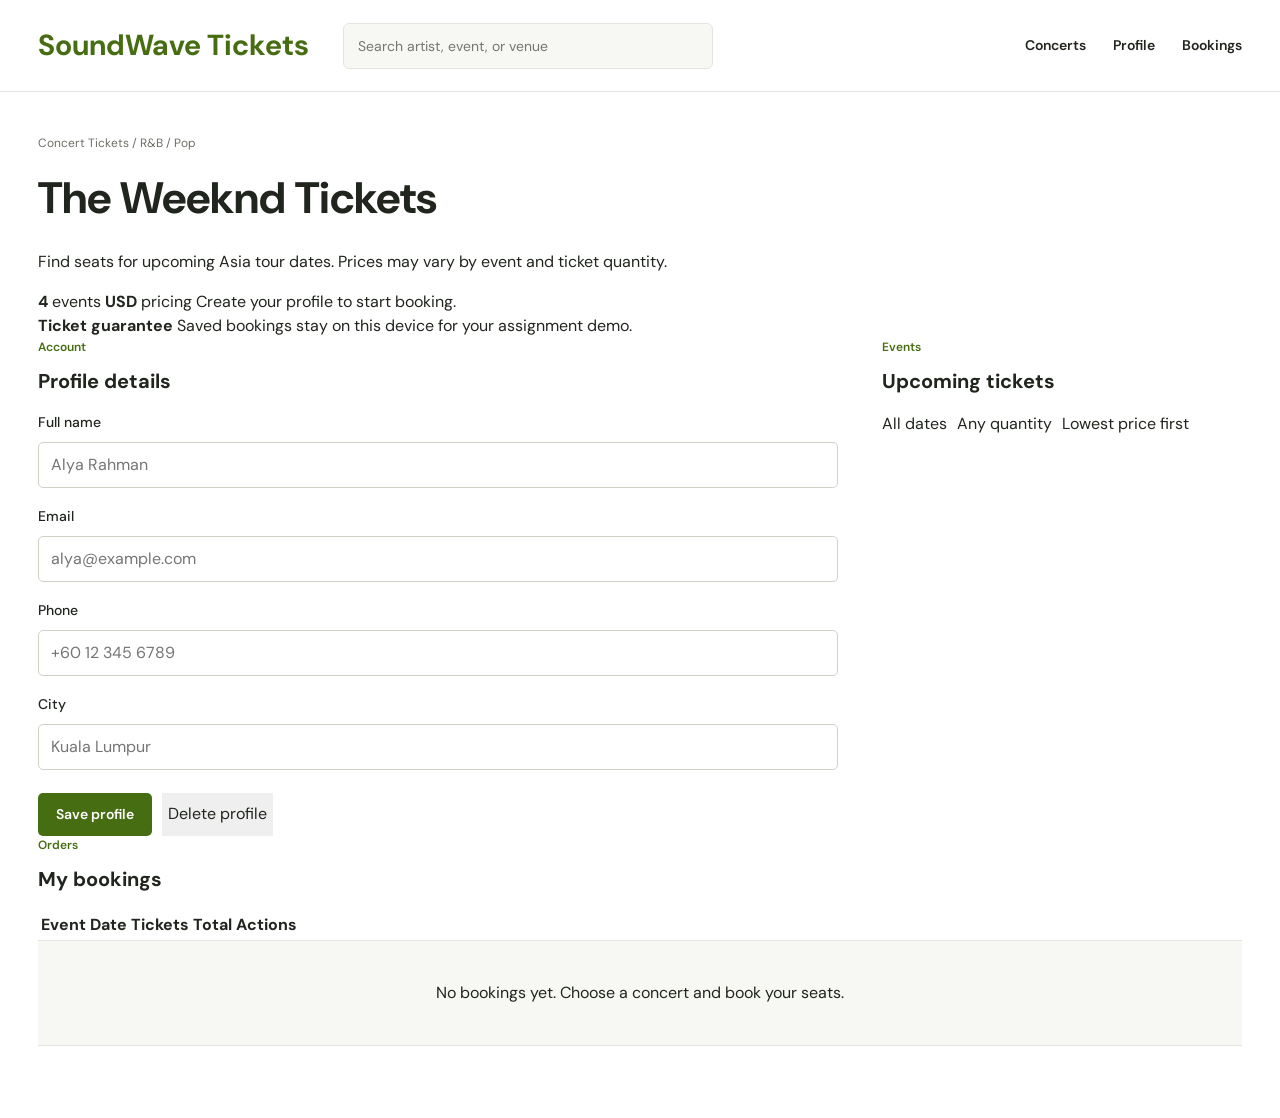
<file: index.html>
<!DOCTYPE html>
<html lang="en">
<head>
    <meta charset="UTF-8">
    <meta name="viewport" content="width=device-width, initial-scale=1.0">
    <title>SoundWave Tickets | Concert Marketplace</title>
    <link rel="stylesheet" href="style.css">
</head>
<body>
    <nav class="navbar">
        <a class="brand" href="#concerts" aria-label="SoundWave Tickets home">
            <span class="brand-mark" aria-hidden="true"></span>
            <span>SoundWave Tickets</span>
        </a>

        <form class="site-search" role="search">
            <label class="sr-only" for="concertSearch">Search events</label>
            <input type="search" id="concertSearch" placeholder="Search artist, event, or venue">
        </form>

        <div class="nav-actions">
            <a href="#concerts">Concerts</a>
            <a href="#profile">Profile</a>
            <a href="#bookings">Bookings</a>
        </div>
    </nav>

    <main>
        <section class="event-header" aria-labelledby="page-title">
            <div class="artist-image" aria-hidden="true"></div>
            <div class="artist-copy">
                <p class="breadcrumb">Concert Tickets / R&amp;B / Pop</p>
                <h1 id="page-title">The Weeknd Tickets</h1>
                <p class="event-meta">Find seats for upcoming Asia tour dates. Prices may vary by event and ticket quantity.</p>
                <div class="quick-stats" aria-label="Event summary">
                    <span><strong>4</strong> events</span>
                    <span><strong>USD</strong> pricing</span>
                    <span id="profileGreeting">Create your profile to start booking.</span>
                </div>
            </div>
            <aside class="guarantee-card">
                <strong>Ticket guarantee</strong>
                <span>Saved bookings stay on this device for your assignment demo.</span>
            </aside>
        </section>

        <section class="market-layout">
            <article class="panel profile-panel" id="profile">
                <div class="section-heading">
                    <p class="eyebrow">Account</p>
                    <h2>Profile details</h2>
                </div>

                <form id="profileForm" class="form-stack">
                    <input type="hidden" id="profileId">

                    <label for="fullName">Full name</label>
                    <input type="text" id="fullName" name="fullName" autocomplete="name" placeholder="Alya Rahman" required>

                    <label for="email">Email</label>
                    <input type="email" id="email" name="email" autocomplete="email" placeholder="alya@example.com" required>

                    <label for="phone">Phone</label>
                    <input type="tel" id="phone" name="phone" autocomplete="tel" placeholder="+60 12 345 6789" required>

                    <label for="city">City</label>
                    <input type="text" id="city" name="city" autocomplete="address-level2" placeholder="Kuala Lumpur">

                    <div class="button-row">
                        <button class="primary-btn" type="submit" id="saveProfileBtn">Save profile</button>
                        <button class="danger-btn" type="button" id="deleteProfileBtn">Delete profile</button>
                    </div>
                </form>

                <div id="profileSummary" class="summary-box" aria-live="polite"></div>
            </article>

            <section class="concerts panel" id="concerts" aria-labelledby="concerts-title">
                <div class="list-header">
                    <div class="section-heading">
                        <p class="eyebrow">Events</p>
                        <h2 id="concerts-title">Upcoming tickets</h2>
                    </div>
                    <div class="filter-strip" aria-label="Ticket filters">
                        <span>All dates</span>
                        <span>Any quantity</span>
                        <span>Lowest price first</span>
                    </div>
                </div>
                <div class="product-grid" id="concertList"></div>
            </section>
        </section>

        <section class="panel bookings-panel" id="bookings">
            <div class="section-heading">
                <p class="eyebrow">Orders</p>
                <h2>My bookings</h2>
            </div>

            <div class="table-wrap">
                <table>
                    <thead>
                        <tr>
                            <th>Event</th>
                            <th>Date</th>
                            <th>Tickets</th>
                            <th>Total</th>
                            <th>Actions</th>
                        </tr>
                    </thead>
                    <tbody id="bookingRows"></tbody>
                </table>
            </div>

            <div id="emptyBookings" class="empty-state">No bookings yet. Choose a concert and book your seats.</div>
        </section>
    </main>

    <dialog id="editBookingDialog">
        <form method="dialog" class="dialog-card" id="editBookingForm">
            <input type="hidden" id="editBookingId">
            <h2>Edit booking</h2>

            <label for="editQuantity">Tickets</label>
            <input type="number" id="editQuantity" min="1" max="5" required>

            <div class="button-row">
                <button class="secondary-btn" value="cancel" type="button" id="cancelEditBtn">Cancel</button>
                <button class="primary-btn" value="save" type="submit">Update booking</button>
            </div>
        </form>
    </dialog>

    <div id="toast" class="toast" role="status" aria-live="polite"></div>

    <script src="script.js"></script>
</body>
</html>
</file>
<file: style.css>
@import url("https://fonts.googleapis.com/css2?family=DM+Sans:wght@400;500;600;700&display=swap");

:root { --ink: #20251d; --muted: #6c7067; --green: #476d13; --lime: #e9f3cc; --line: #e3e6de; --surface: #f7f8f4; --red: #b13939; }
* { box-sizing: border-box; }
html { scroll-behavior: smooth; }
body { margin: 0; color: var(--ink); background: white; font-family: "DM Sans", Arial, sans-serif; font-size: 16px; line-height: 1.5; letter-spacing: 0; }
button, input, select { font: inherit; color: inherit; }
button, a, input, select { -webkit-tap-highlight-color: transparent; }
a { color: inherit; text-decoration: none; }
button, select { cursor: pointer; }
button { border: 0; }
button:disabled { opacity: .5; cursor: not-allowed; }
button, a { touch-action: manipulation; }
a, button { transition: background-color .15s, color .15s, border-color .15s; }
:focus-visible { outline: 3px solid #81a943; outline-offset: 4px; }
h1, h2, h3, p { margin-top: 0; }
h1 { font-size: 44px; line-height: 1.13; font-weight: 700; margin-bottom: 26px; overflow-wrap: anywhere; }
h2 { font-size: 20px; line-height: 1.3; margin-bottom: 18px; }
h3 { font-size: 16px; margin-bottom: 4px; }
p { margin-bottom: 16px; }
svg, [data-lucide] { width: 18px; height: 18px; flex-shrink: 0; vertical-align: middle; }
.sr-only { position: absolute; width: 1px; height: 1px; overflow: hidden; clip: rect(0,0,0,0); white-space: nowrap; }
.announcement { background: #20251d; color: #e8eae5; padding: 7px 30px; text-align: center; font-size: 12px; }
.announcement span { margin-left: 16px; color: #b8beaF; }
.navbar { min-height: 92px; padding: 22px 3%; display: flex; gap: 34px; align-items: center; border-bottom: 1px solid var(--line); }
.brand { font-size: 29px; font-weight: 700; line-height: 1; white-space: nowrap; }
.brand > span { color: var(--green); }
.brand .brand-dot { color: #92b731; }
.site-search { display: flex; align-items: center; gap: 10px; max-width: 370px; flex: 1; padding: 0 14px; background: var(--surface); border: 1px solid var(--line); border-radius: 6px; }
.site-search input { width: 100%; min-width: 0; height: 44px; border: 0; background: transparent; padding: 0; font-size: 14px; }
.site-search input:focus { outline: none; }
.site-search:focus-within { outline: 2px solid var(--green); outline-offset: 2px; }
.nav-actions { display: flex; align-items: center; gap: 27px; margin-left: auto; font-size: 14px; font-weight: 600; }
.nav-actions a { display: inline-flex; align-items: center; gap: 8px; white-space: nowrap; min-height: 40px; }
.nav-actions a:hover, .nav-actions [aria-current] { color: var(--green); }
.account-menu { position: relative; }
.account-menu summary { list-style: none; display: inline-flex; align-items: center; gap: 7px; min-height: 40px; cursor: pointer; }
.account-menu summary::-webkit-details-marker { display: none; }
.account-menu[open] summary, .account-menu summary:hover { color: var(--green); }
.account-dropdown { position: absolute; right: 0; top: calc(100% + 10px); width: 190px; padding: 8px; border: 1px solid var(--line); border-radius: 8px; background: white; box-shadow: 0 16px 38px rgba(32,37,29,.13); z-index: 30; }
.account-dropdown a { display: flex; width: 100%; min-height: 38px; padding: 8px 10px; border-radius: 5px; font-size: 13px; font-weight: 500; }
.account-dropdown a:hover { background: var(--surface); color: var(--green); text-decoration: none; }
.signout-link span { display: none; }
main { max-width: 1440px; padding: 42px 3% 72px; margin: 0 auto; min-height: 65vh; }
.market-layout { display: grid; grid-template-columns: minmax(0, 1fr) minmax(290px, 360px); gap: 44px; }
.event-content { min-width: 0; }
.breadcrumb { color: var(--muted); font-size: 12px; margin-bottom: 22px; }
.breadcrumb span { margin: 0 8px; color: #a8ada2; }
.event-tabs { display: flex; align-items: center; gap: 20px; border-bottom: 1px solid var(--line); margin-bottom: 24px; color: var(--muted); font-size: 14px; }
.event-tabs .selected { padding: 10px 0 14px; color: var(--ink); font-weight: 700; border-bottom: 3px solid var(--green); margin-bottom: -1px; }
.filter-strip { display: flex; gap: 10px; flex-wrap: wrap; align-items: center; margin-bottom: 27px; }
.filter-strip label { display: flex; gap: 7px; align-items: center; border: 1px solid #d8ddd0; border-radius: 5px; padding: 0 10px; min-height: 40px; max-width: 100%; }
.filter-strip select { border: 0; background: transparent; max-width: 180px; min-width: 0; font-size: 14px; height: 38px; }
.filter-strip svg { width: 16px; }
.text-button { display: inline-flex; align-items: center; gap: 6px; padding: 9px 0 9px 4px; background: transparent; font-size: 13px; color: var(--muted); }
.text-button:hover { color: var(--green); }
.event-group { margin-bottom: 30px; }
.event-group h2 { font-size: 16px; margin-bottom: 13px; }
.event-row, .booking-row, .admin-event { display: grid; grid-template-columns: 60px minmax(0, 1fr) auto; align-items: center; gap: 16px; padding: 18px 16px; border: 1px solid var(--line); border-radius: 8px; margin-bottom: 10px; background: white; min-height: 115px; }
.event-row:hover { border-color: #aab99b; background: #fdfefb; }
.date-badge { width: 58px; height: 76px; border: 1px solid #dfe5d7; border-radius: 6px; text-align: center; overflow: hidden; display: grid; grid-template-rows: 22px 31px 21px; flex-shrink: 0; color: var(--green); }
.date-badge > span { font-size: 13px; font-weight: 600; padding-top: 3px; }
.date-badge strong { font-size: 26px; line-height: 31px; }
.date-badge small { background: var(--lime); font-size: 12px; line-height: 21px; }
.event-main { min-width: 0; }
.event-main h3, .event-name { font-size: 17px; font-weight: 700; overflow-wrap: anywhere; }
.event-main p { color: var(--muted); font-size: 13px; margin-bottom: 2px; overflow-wrap: anywhere; }
.separator { margin: 0 4px; color: #b7bcae; }
.event-actions { display: flex; flex-direction: column; align-items: flex-end; gap: 8px; }
.from-price { color: var(--muted); font-size: 12px; }
.from-price strong { color: var(--ink); font-size: 14px; margin-left: 3px; }
.ticket-btn, .primary-btn, .secondary-btn { display: inline-flex; justify-content: center; align-items: center; gap: 9px; min-height: 43px; padding: 10px 17px; font-weight: 600; font-size: 14px; border: 1px solid transparent; border-radius: 5px; line-height: 1.3; text-align: center; }
.ticket-btn { color: var(--green); border-color: #adbd91; background: #f8fbf0; }
.ticket-btn:hover { background: var(--lime); border-color: var(--green); }
.primary-btn { background: var(--green); color: white; }
.primary-btn:hover { background: #36540e; }
.secondary-btn { border-color: var(--line); background: white; }
.secondary-btn:hover { background: var(--surface); }
.artist-panel { margin-top: 0; min-width: 0; align-self: start; }
.artist-photo { display: block; width: 100%; height: auto; aspect-ratio: 1.25; object-fit: cover; border-radius: 8px 8px 0 0; }
.artist-info { background: var(--surface); padding: 20px; border-radius: 0 0 8px 8px; }
.genre-tags { display: flex; flex-wrap: wrap; gap: 6px; margin-bottom: 20px; }
.genre-tags span { font-size: 12px; background: var(--lime); color: #455c23; padding: 3px 7px; border-radius: 3px; }
.artist-info h2 { margin-bottom: 6px; font-size: 23px; }
.artist-info p { font-size: 14px; color: var(--muted); }
.text-link { font-size: 14px; display: inline-flex; align-items: center; gap: 6px; color: var(--green); font-weight: 500; }
.text-link:hover { text-decoration: underline; }
.tour-note { margin-top: 28px; padding: 8px 0; }
.note-line { display: block; width: 30px; height: 3px; background: #b85050; margin-bottom: 16px; }
.tour-note h3 { font-size: 18px; }
.tour-note p { font-size: 14px; color: var(--muted); margin-top: 6px; }
#siteFooter { max-width: 1440px; margin: 0 auto; border-top: 1px solid var(--line); display: flex; align-items: center; gap: 36px; padding: 32px 3%; }
#siteFooter .brand { font-size: 24px; }
#siteFooter p { color: var(--muted); font-size: 12px; margin: 0; }
#siteFooter > a:last-child { font-size: 13px; margin-left: auto; color: var(--muted); }
.back-link { display: inline-flex; align-items: center; gap: 8px; font-size: 14px; color: var(--muted); margin-bottom: 28px; }
.back-link:hover { color: var(--green); }
.eyebrow { color: var(--green); font-size: 12px; font-weight: 600; margin-bottom: 12px; }
.muted { color: var(--muted); font-size: 14px; }
.account-layout { display: grid; grid-template-columns: minmax(0, 460px) minmax(0, 470px); gap: 90px; justify-content: center; padding: 0 20px; }
.account-form h1 { font-size: 36px; margin-bottom: 16px; }
.account-form { min-width: 0; }
.form-stack { display: flex; flex-direction: column; gap: 9px; }
.form-stack label, .booking-box label { font-size: 14px; font-weight: 500; }
.form-stack > label:not(:first-of-type) { margin-top: 9px; }
.form-stack input:not([type=hidden]), .form-stack select, .booking-box select { width: 100%; min-width: 0; height: 46px; border: 1px solid #cdd3c5; border-radius: 5px; padding: 9px 12px; background: white; }
.form-pair { display: grid; grid-template-columns: 1fr 1fr; gap: 14px; margin: 9px 0; }
.form-pair > div { display: flex; flex-direction: column; gap: 9px; min-width: 0; }
.form-stack > .primary-btn { margin-top: 16px; min-height: 48px; }
.account-bottom { margin-top: 24px; border-top: 1px solid var(--line); padding-top: 16px; display: flex; flex-wrap: wrap; gap: 18px; align-items: center; }
.danger-link { display: inline-flex; gap: 6px; align-items: center; color: var(--red); background: transparent; font-size: 13px; padding: 4px 0; }
.danger-link:hover { color: #8d2121; }
.profile-card { display: flex; align-items: center; gap: 14px; padding: 15px; border: 1px solid var(--line); border-radius: 8px; margin: 18px 0 20px; background: var(--surface); }
.profile-card strong, .profile-card small { display: block; overflow-wrap: anywhere; }
.profile-card small { color: var(--muted); font-size: 13px; margin-top: 3px; }
.profile-photo, .confirmed-icon { display: inline-flex; align-items: center; justify-content: center; flex-shrink: 0; border-radius: 50%; background: var(--lime); color: var(--green); }
.profile-photo { width: 58px; height: 58px; }
.profile-photo svg { width: 28px; height: 28px; }
.continue-profile { width: 100%; margin-bottom: 24px; }
.account-list { display: flex; flex-direction: column; gap: 10px; margin: 20px 0; }
.saved-profile { display: flex; align-items: center; width: 100%; gap: 14px; padding: 14px 0; border-top: 1px solid var(--line); border-bottom: 1px solid var(--line); background: transparent; text-align: left; }
.saved-profile:hover { color: var(--green); }
.saved-profile > span:nth-child(2) { min-width: 0; overflow-wrap: anywhere; }
.saved-profile strong, .saved-profile small { display: block; }
.saved-profile small { color: var(--muted); font-size: 14px; margin-top: 4px; }
.saved-profile-icon { display: inline-flex; align-items: center; justify-content: center; width: 44px; height: 44px; flex-shrink: 0; background: var(--lime); color: var(--green); border-radius: 50%; }
.account-action { display: inline-flex; align-items: center; gap: 6px; margin-left: auto; flex-shrink: 0; font-size: 13px; font-weight: 600; }
.continue-profile { overflow-wrap: anywhere; min-width: 0; }
.account-return { margin-top: 20px; }
.account-photo { align-self: stretch; position: relative; min-height: 560px; overflow: hidden; border-radius: 8px; color: white; background: #932e31; }
.account-photo img { width: 100%; height: 100%; position: absolute; object-fit: cover; object-position: 54% center; }
.account-photo > div { position: absolute; bottom: 0; left: 0; right: 0; padding: 27px; background: rgba(0,0,0,.68); }
.account-photo p { font-size: 12px; margin-bottom: 8px; }
.account-photo h2 { font-size: 28px; margin: 0; }
.ticket-detail { display: grid; grid-template-columns: minmax(0,1fr) 340px; gap: 50px; padding: 12px 0 44px; border-bottom: 1px solid var(--line); }
.ticket-detail h1 { margin-bottom: 20px; }
.detail-date { font-weight: 600; }
.ticket-detail p { color: var(--muted); }
.ticket-type { margin-top: 28px; display: inline-flex; align-items: center; gap: 8px; color: var(--green); background: var(--lime); padding: 8px 12px; border-radius: 4px; font-size: 14px; }
.booking-box { padding: 24px; border: 1px solid var(--line); border-radius: 8px; }
.booking-box select { margin: 8px 0 20px; }
.price-line { display: flex; justify-content: space-between; gap: 16px; font-size: 14px; margin: 12px 0; }
.price-line.total { font-size: 19px; border-top: 1px solid var(--line); padding-top: 16px; }
.booking-box .primary-btn { width: 100%; margin-top: 12px; }
.booking-box .fine-print { font-size: 12px; text-align: center; margin: 13px 0 0; }
.booking-confirmed { display: flex; gap: 18px; max-width: 760px; margin: 24px 0 0; padding: 22px; border: 1px solid #bdd29a; border-radius: 8px; background: #fbfdf4; }
.confirmed-icon { width: 54px; height: 54px; }
.confirmed-icon svg { width: 28px; height: 28px; }
.booking-confirmed h2 { font-size: 24px; margin-bottom: 16px; }
.order-meta { display: grid; grid-template-columns: repeat(2, minmax(0, 1fr)); gap: 11px 24px; margin: 0; }
.order-meta div { min-width: 0; }
.order-meta dt { color: var(--muted); font-size: 12px; font-weight: 600; }
.order-meta dd { margin: 2px 0 0; font-size: 14px; overflow-wrap: anywhere; }
.bookings-section { margin-top: 40px; max-width: 940px; }
.section-title { display: flex; align-items: center; justify-content: space-between; gap: 15px; margin-bottom: 20px; }
.section-title h2 { margin: 0; }
.row-actions { display: flex; gap: 7px; }
.icon-btn { display: inline-flex; align-items: center; justify-content: center; width: 40px; height: 40px; padding: 0; border: 1px solid var(--line); border-radius: 5px; background: white; }
.icon-btn:hover { background: var(--surface); border-color: #a5b38c; }
.empty-state { padding: 40px 20px; background: var(--surface); border-top: 1px solid var(--line); border-bottom: 1px solid var(--line); text-align: center; }
.empty-state p { color: var(--muted); font-size: 14px; }
.empty-state h1 { font-size: 30px; }
dialog { width: min(420px, calc(100% - 32px)); border: 1px solid var(--line); border-radius: 8px; padding: 26px; color: var(--ink); }
dialog::backdrop { background: rgba(20,28,12,.45); }
dialog .section-title { margin-bottom: 10px; }
.signout-page { max-width: 500px; margin: 50px auto; text-align: center; }
.signout-page h1 { font-size: 34px; }
.signout-page p { color: var(--muted); }
.signout-page .text-link { display: flex; justify-content: center; margin-top: 20px; }
.signout-icon { display: inline-flex; padding: 18px; border-radius: 50%; background: var(--lime); color: var(--green); margin-bottom: 25px; }
.signout-icon svg { width: 28px; height: 28px; }
.page-heading { margin-bottom: 34px; }
.admin-login { max-width: 420px; margin: 20px auto 48px; }
.admin-login h1 { font-size: 34px; }
.login-error { color: var(--red); font-size: 14px; margin: 4px 0 0; min-height: 21px; }
.page-heading h1 { margin-bottom: 16px; }
.admin-layout { display: grid; grid-template-columns: minmax(0, 1fr) 360px; gap: 42px; }
.editor { padding-left: 28px; border-left: 1px solid var(--line); }
.button-row { display: flex; flex-wrap: wrap; gap: 10px; margin-top: 14px; }
.toast { position: fixed; bottom: 24px; left: 50%; transform: translate(-50%, 16px); background: #22291d; color: white; padding: 14px 22px; border-radius: 6px; max-width: min(500px, calc(100% - 32px)); width: max-content; font-size: 14px; opacity: 0; visibility: hidden; transition: opacity .2s, transform .2s; z-index: 20; }
.toast.show { opacity: 1; visibility: visible; transform: translate(-50%, 0); }
noscript { display: block; padding: 30px; }

@media (min-width: 1500px) {
    main { padding-top: 54px; }
    .market-layout { grid-template-columns: minmax(0,1fr) 395px; gap: 55px; }
}
@media (max-width: 1100px) {
    .navbar { gap: 20px; }
    .nav-actions { gap: 18px; }
    .brand { font-size: 25px; }
    .market-layout { grid-template-columns: minmax(0,1fr) 295px; gap: 26px; }
    h1 { font-size: 36px; }
    .event-row { grid-template-columns: 58px minmax(0,1fr); gap: 12px; }
    .event-actions { grid-column: 2; flex-direction: row; justify-content: space-between; align-items: center; }
    .account-layout { gap: 40px; padding: 0; }
}
@media (max-width: 800px) {
    .navbar { flex-wrap: wrap; padding: 18px 5%; gap: 16px; }
    .site-search { order: 3; flex-basis: 100%; max-width: none; }
    .nav-actions { gap: 16px; }
    .nav-actions a { font-size: 13px; }
    .account-dropdown { right: auto; left: 0; }
    main { padding: 28px 5% 48px; }
    .market-layout { grid-template-columns: minmax(0,1fr); }
    .artist-panel { display: grid; grid-template-columns: 1fr 1fr; margin-top: 8px; }
    .artist-photo { border-radius: 8px 0 0 8px; height: 100%; object-fit: cover; }
    .artist-info { border-radius: 0 8px 8px 0; }
    .tour-note { display: none; }
    .event-row { grid-template-columns: 58px minmax(0,1fr) auto; }
    .event-actions { grid-column: auto; flex-direction: column; align-items: flex-end; }
    .account-layout { grid-template-columns: minmax(0, 500px); }
    .account-photo { display: none; }
    .ticket-detail { grid-template-columns: minmax(0,1fr) 300px; gap: 28px; }
    .admin-layout { grid-template-columns: 1fr; }
    .editor { border-left: 0; border-top: 1px solid var(--line); padding: 25px 0 0; }
    #siteFooter { padding: 28px 5%; flex-wrap: wrap; gap: 20px; }
    #siteFooter p { flex: 1 1 200px; }
    #siteFooter > a:last-child { margin-left: 0; }
}
@media (max-width: 540px) {
    h1 { font-size: 32px; }
    .announcement { font-size: 11px; padding: 7px 12px; }
    .announcement span { display: none; }
    .brand { font-size: 24px; }
    .nav-actions { gap: 13px; }
    .nav-actions a { font-size: 12px; }
    .nav-actions #accountLink svg { display: none; }
    .nav-actions .signout-link { display: none; }
    .nav-actions { flex-wrap: wrap; }
    .navbar { column-gap: 10px; }
    .event-row { grid-template-columns: 53px minmax(0,1fr); padding: 15px 12px; }
    .date-badge { width: 52px; }
    .event-actions { grid-column: 2; flex-direction: row; align-items: center; gap: 8px; flex-wrap: wrap; }
    .ticket-btn { font-size: 13px; padding: 9px 12px; }
    .from-price strong { font-size: 13px; }
    .event-main h3 { font-size: 16px; }
    .filter-strip { gap: 8px; }
    .filter-strip label:first-child { max-width: 100%; }
    .filter-strip select { max-width: 175px; font-size: 13px; }
    .filter-strip label { padding: 0 8px; }
    .artist-panel { display: block; }
    .artist-photo { height: auto; aspect-ratio: 1.65; border-radius: 8px 8px 0 0; }
    .artist-info { border-radius: 0 0 8px 8px; }
    .genre-tags { margin-bottom: 14px; }
    .ticket-detail { grid-template-columns: 1fr; }
    .booking-confirmed { flex-direction: column; }
    .order-meta { grid-template-columns: 1fr; }
    .booking-row, .admin-event { grid-template-columns: 52px minmax(0,1fr); padding: 14px 10px; gap: 12px; }
    .booking-row .row-actions, .admin-event .row-actions { grid-column: 2; justify-content: flex-end; }
    .account-form h1 { font-size: 32px; }
    .section-title { flex-wrap: wrap; }
    .form-pair { grid-template-columns: 1fr; }
    #siteFooter { align-items: flex-start; flex-direction: column; }
}
@media (prefers-reduced-motion: reduce) {
    html { scroll-behavior: auto; }
    *, *::before, *::after { transition: none !important; }
}
</file>
